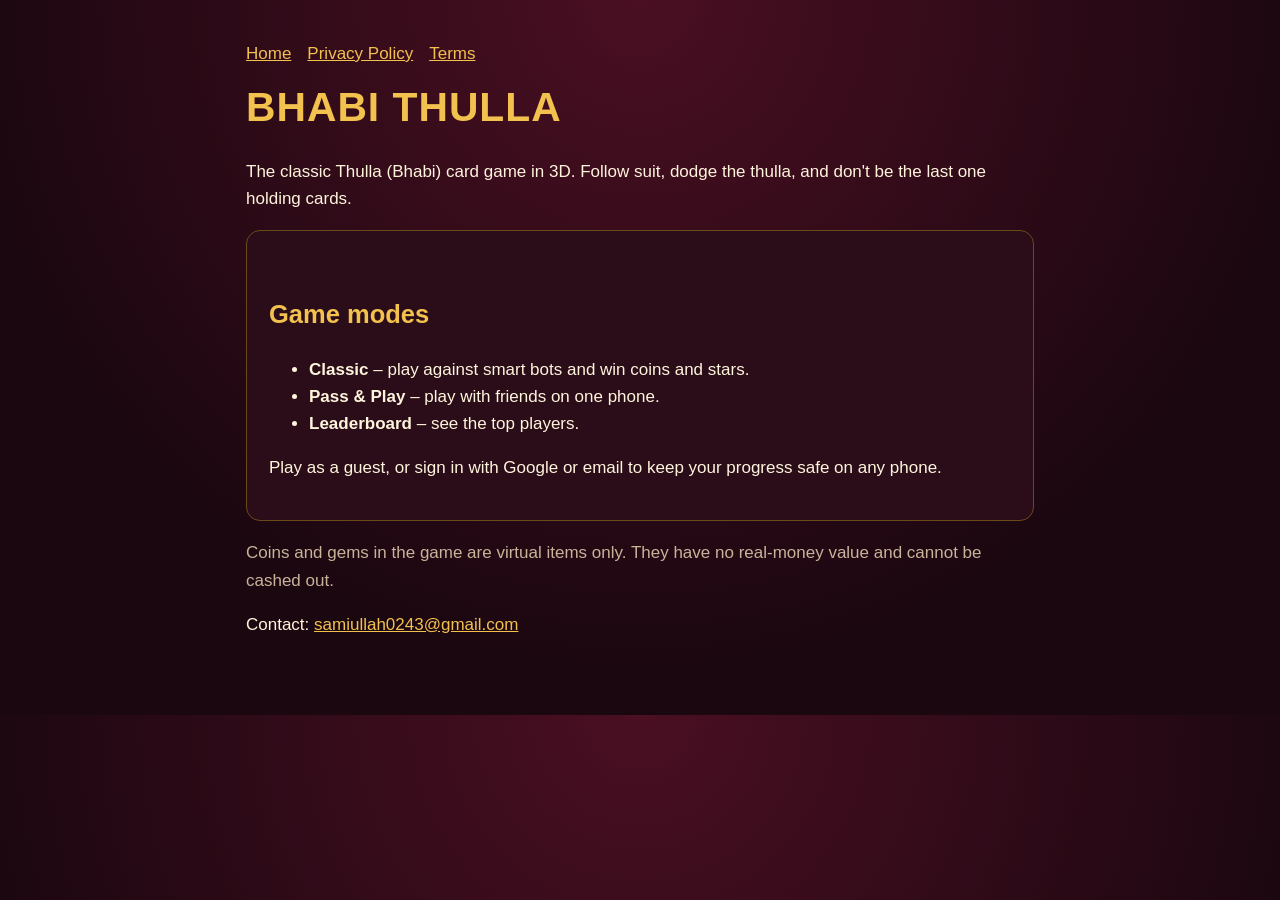
<file: index.html>
<!doctype html><html lang="en"><head><meta charset="utf-8"><meta name="viewport" content="width=device-width,initial-scale=1"><title>Bhabi Thulla</title><link rel="stylesheet" href="style.css"></head>
<body><main>
<nav><a href="./">Home</a><a href="privacy.html">Privacy Policy</a><a href="terms.html">Terms</a></nav>
<h1>BHABI THULLA</h1>
<p>The classic Thulla (Bhabi) card game in 3D. Follow suit, dodge the thulla, and don't be the last one holding cards.</p>
<div class="card">
<h2>Game modes</h2>
<ul><li><b>Classic</b> – play against smart bots and win coins and stars.</li>
<li><b>Pass &amp; Play</b> – play with friends on one phone.</li>
<li><b>Leaderboard</b> – see the top players.</li></ul>
<p>Play as a guest, or sign in with Google or email to keep your progress safe on any phone.</p>
</div>
<p class="muted">Coins and gems in the game are virtual items only. They have no real-money value and cannot be cashed out.</p>
<p>Contact: <a href="mailto:samiullah0243@gmail.com">samiullah0243@gmail.com</a></p>
</main></body></html>
</file>
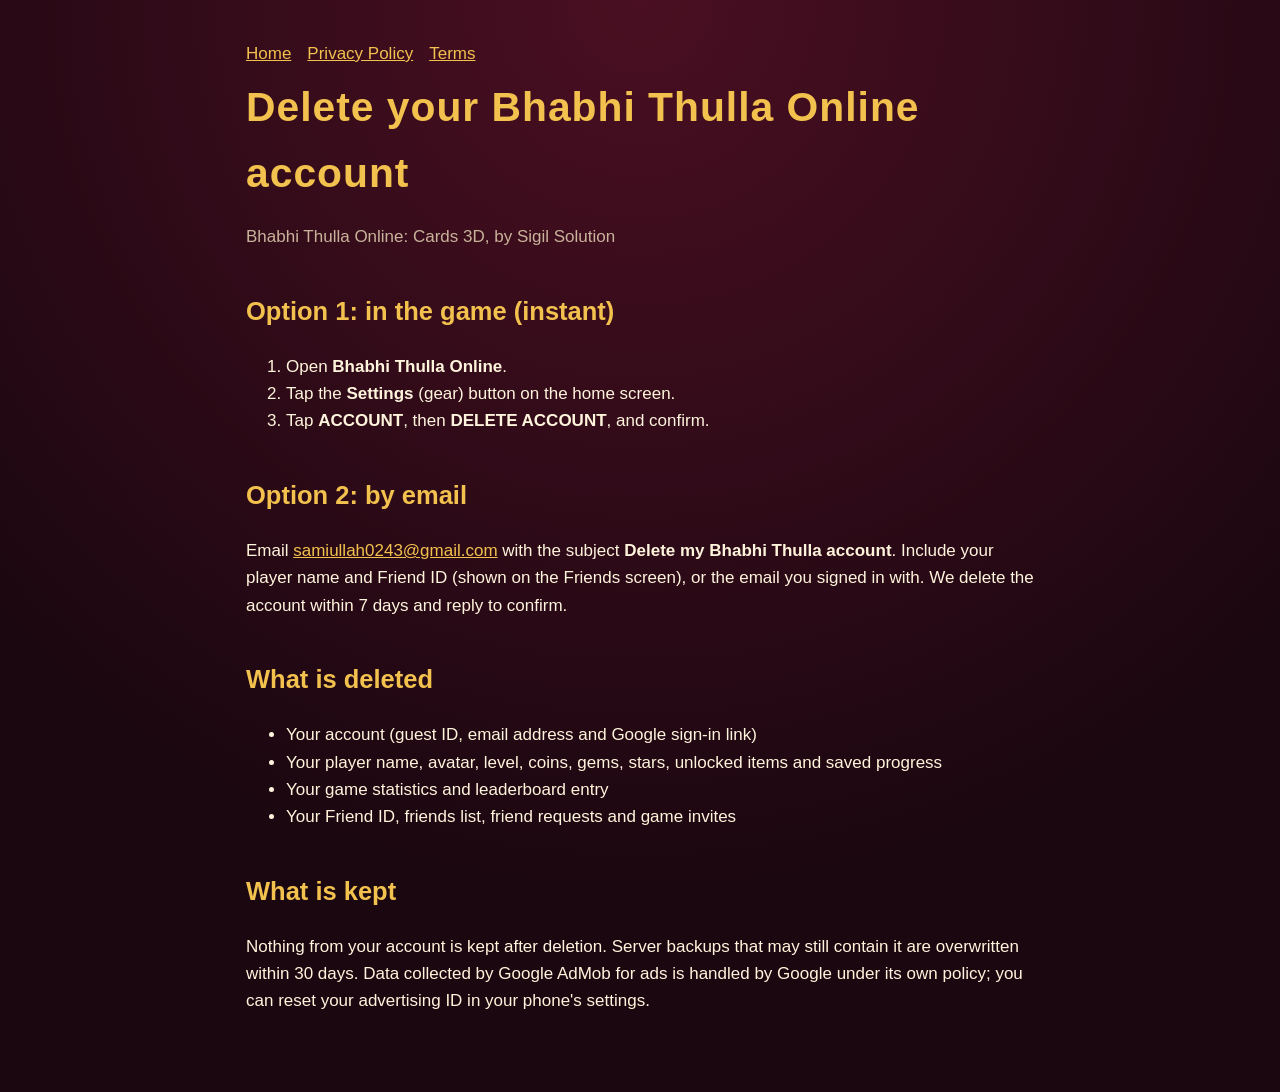
<file: delete-account.html>
<!doctype html><html lang="en"><head><meta charset="utf-8"><meta name="viewport" content="width=device-width,initial-scale=1"><title>Delete your account – Bhabhi Thulla Online</title><link rel="stylesheet" href="style.css"></head>
<body><main>
<nav><a href="./">Home</a><a href="privacy.html">Privacy Policy</a><a href="terms.html">Terms</a></nav>
<h1>Delete your Bhabhi Thulla Online account</h1>
<p class="muted">Bhabhi Thulla Online: Cards 3D, by Sigil Solution</p>

<h2>Option 1: in the game (instant)</h2>
<ol>
<li>Open <b>Bhabhi Thulla Online</b>.</li>
<li>Tap the <b>Settings</b> (gear) button on the home screen.</li>
<li>Tap <b>ACCOUNT</b>, then <b>DELETE ACCOUNT</b>, and confirm.</li>
</ol>

<h2>Option 2: by email</h2>
<p>Email <a href="mailto:samiullah0243@gmail.com?subject=Delete%20my%20Bhabhi%20Thulla%20account">samiullah0243@gmail.com</a> with the subject <b>Delete my Bhabhi Thulla account</b>. Include your player name and Friend ID (shown on the Friends screen), or the email you signed in with. We delete the account within 7 days and reply to confirm.</p>

<h2>What is deleted</h2>
<ul>
<li>Your account (guest ID, email address and Google sign-in link)</li>
<li>Your player name, avatar, level, coins, gems, stars, unlocked items and saved progress</li>
<li>Your game statistics and leaderboard entry</li>
<li>Your Friend ID, friends list, friend requests and game invites</li>
</ul>

<h2>What is kept</h2>
<p>Nothing from your account is kept after deletion. Server backups that may still contain it are overwritten within 30 days. Data collected by Google AdMob for ads is handled by Google under its own policy; you can reset your advertising ID in your phone's settings.</p>
</main></body></html>
</file>
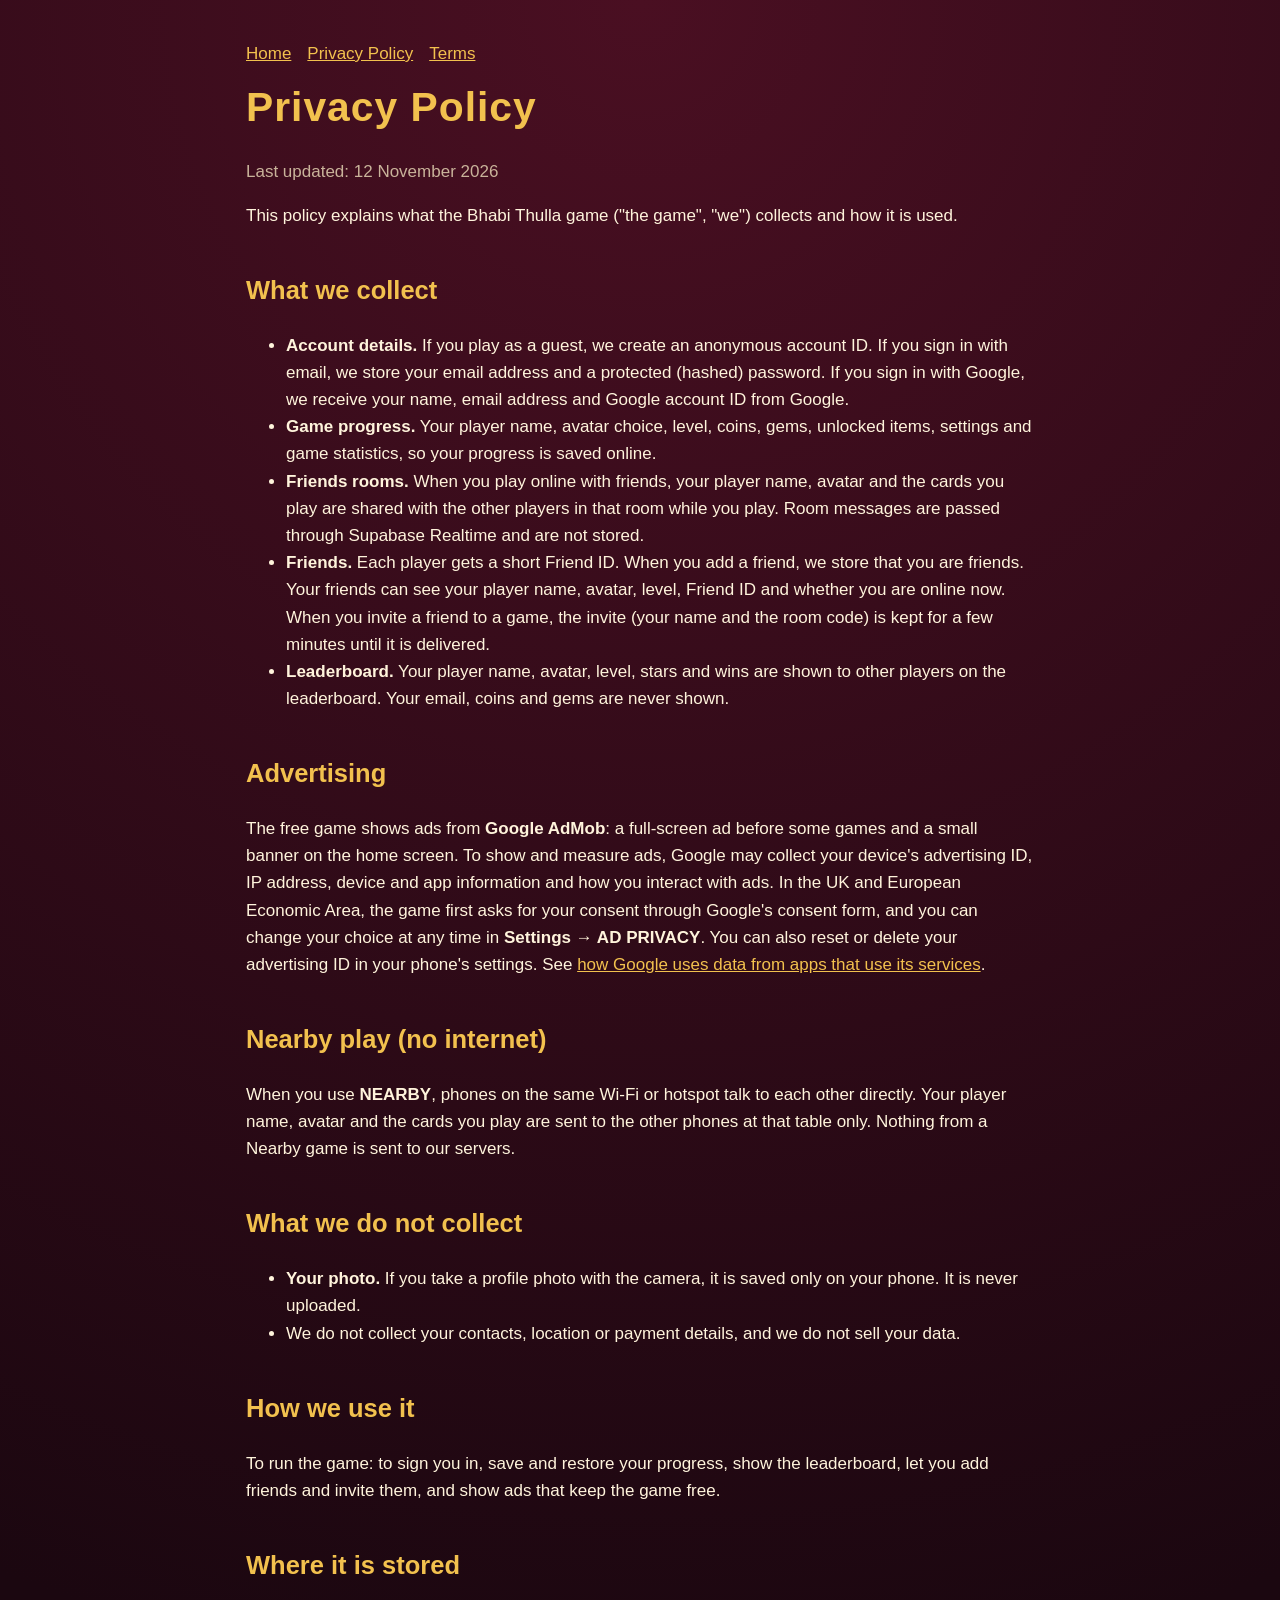
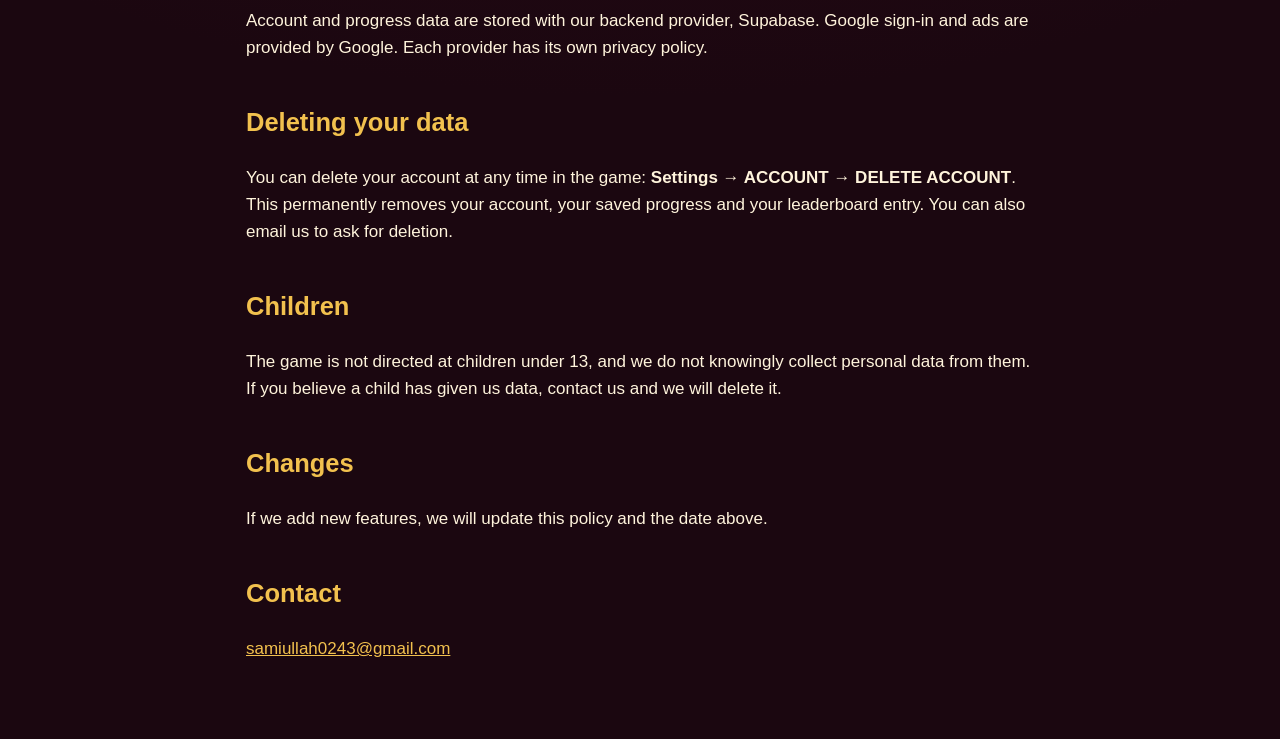
<file: privacy.html>
<!doctype html><html lang="en"><head><meta charset="utf-8"><meta name="viewport" content="width=device-width,initial-scale=1"><title>Privacy Policy – Bhabi Thulla</title><link rel="stylesheet" href="style.css"></head>
<body><main>
<nav><a href="./">Home</a><a href="privacy.html">Privacy Policy</a><a href="terms.html">Terms</a></nav>
<h1>Privacy Policy</h1>
<p class="muted">Last updated: 12 November 2026</p>
<p>This policy explains what the Bhabi Thulla game ("the game", "we") collects and how it is used.</p>

<h2>What we collect</h2>
<ul>
<li><b>Account details.</b> If you play as a guest, we create an anonymous account ID. If you sign in with email, we store your email address and a protected (hashed) password. If you sign in with Google, we receive your name, email address and Google account ID from Google.</li>
<li><b>Game progress.</b> Your player name, avatar choice, level, coins, gems, unlocked items, settings and game statistics, so your progress is saved online.</li>
<li><b>Friends rooms.</b> When you play online with friends, your player name, avatar and the cards you play are shared with the other players in that room while you play. Room messages are passed through Supabase Realtime and are not stored.</li>
<li><b>Friends.</b> Each player gets a short Friend ID. When you add a friend, we store that you are friends. Your friends can see your player name, avatar, level, Friend ID and whether you are online now. When you invite a friend to a game, the invite (your name and the room code) is kept for a few minutes until it is delivered.</li>
<li><b>Leaderboard.</b> Your player name, avatar, level, stars and wins are shown to other players on the leaderboard. Your email, coins and gems are never shown.</li>
</ul>

<h2>Advertising</h2>
<p>The free game shows ads from <b>Google AdMob</b>: a full-screen ad before some games and a small banner on the home screen. To show and measure ads, Google may collect your device's advertising ID, IP address, device and app information and how you interact with ads. In the UK and European Economic Area, the game first asks for your consent through Google's consent form, and you can change your choice at any time in <b>Settings → AD PRIVACY</b>. You can also reset or delete your advertising ID in your phone's settings. See <a href="https://policies.google.com/technologies/partner-sites">how Google uses data from apps that use its services</a>.</p>

<h2>Nearby play (no internet)</h2>
<p>When you use <b>NEARBY</b>, phones on the same Wi-Fi or hotspot talk to each other directly. Your player name, avatar and the cards you play are sent to the other phones at that table only. Nothing from a Nearby game is sent to our servers.</p>

<h2>What we do not collect</h2>
<ul>
<li><b>Your photo.</b> If you take a profile photo with the camera, it is saved only on your phone. It is never uploaded.</li>
<li>We do not collect your contacts, location or payment details, and we do not sell your data.</li>
</ul>

<h2>How we use it</h2>
<p>To run the game: to sign you in, save and restore your progress, show the leaderboard, let you add friends and invite them, and show ads that keep the game free.</p>

<h2>Where it is stored</h2>
<p>Account and progress data are stored with our backend provider, Supabase. Google sign-in and ads are provided by Google. Each provider has its own privacy policy.</p>

<h2>Deleting your data</h2>
<p>You can delete your account at any time in the game: <b>Settings → ACCOUNT → DELETE ACCOUNT</b>. This permanently removes your account, your saved progress and your leaderboard entry. You can also email us to ask for deletion.</p>

<h2>Children</h2>
<p>The game is not directed at children under 13, and we do not knowingly collect personal data from them. If you believe a child has given us data, contact us and we will delete it.</p>

<h2>Changes</h2>
<p>If we add new features, we will update this policy and the date above.</p>

<h2>Contact</h2>
<p><a href="mailto:samiullah0243@gmail.com">samiullah0243@gmail.com</a></p>
</main></body></html>
</file>
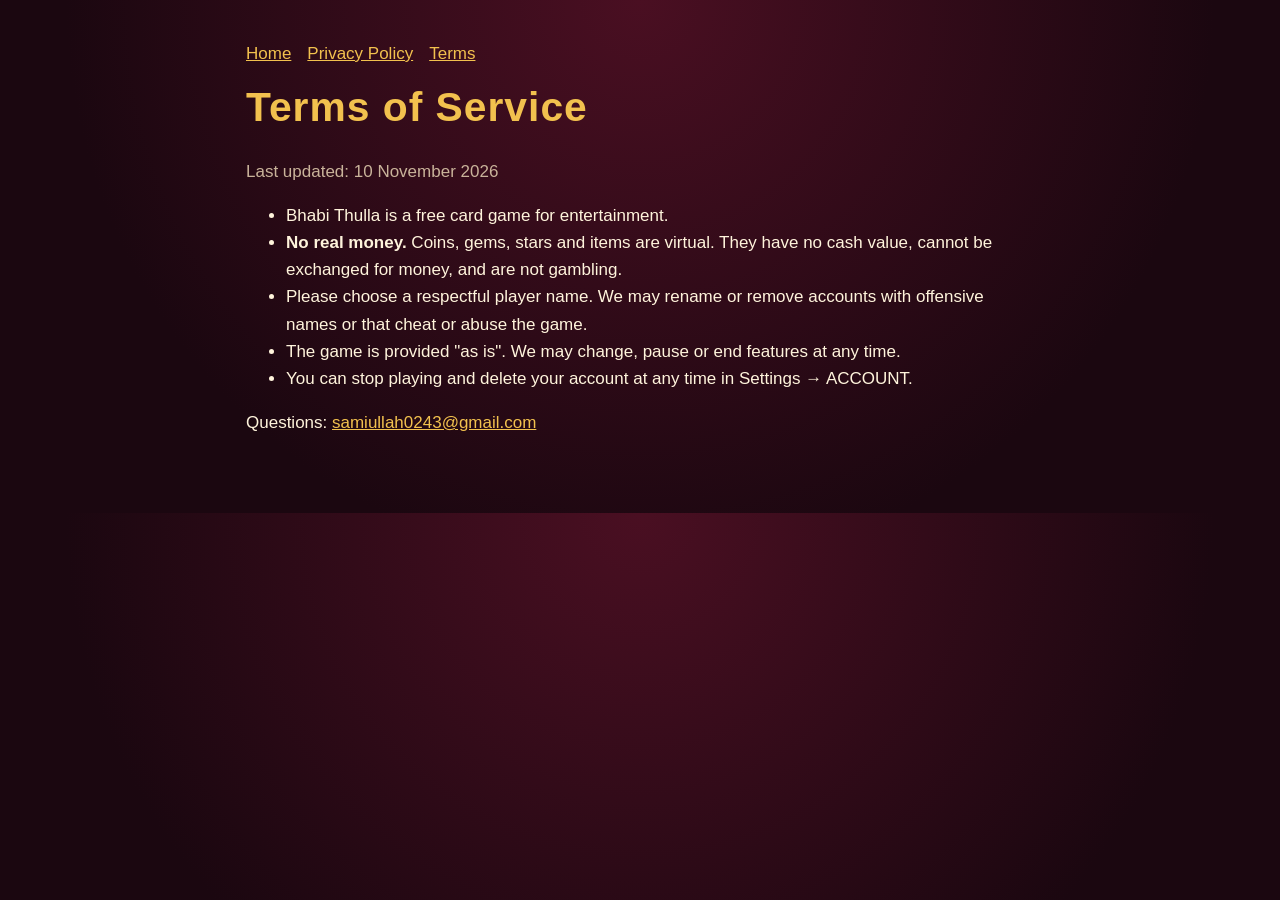
<file: terms.html>
<!doctype html><html lang="en"><head><meta charset="utf-8"><meta name="viewport" content="width=device-width,initial-scale=1"><title>Terms of Service – Bhabi Thulla</title><link rel="stylesheet" href="style.css"></head>
<body><main>
<nav><a href="./">Home</a><a href="privacy.html">Privacy Policy</a><a href="terms.html">Terms</a></nav>
<h1>Terms of Service</h1>
<p class="muted">Last updated: 10 November 2026</p>
<ul>
<li>Bhabi Thulla is a free card game for entertainment.</li>
<li><b>No real money.</b> Coins, gems, stars and items are virtual. They have no cash value, cannot be exchanged for money, and are not gambling.</li>
<li>Please choose a respectful player name. We may rename or remove accounts with offensive names or that cheat or abuse the game.</li>
<li>The game is provided "as is". We may change, pause or end features at any time.</li>
<li>You can stop playing and delete your account at any time in Settings → ACCOUNT.</li>
</ul>
<p>Questions: <a href="mailto:samiullah0243@gmail.com">samiullah0243@gmail.com</a></p>
</main></body></html>
</file>
<file: style.css>
:root{--bg:#1b0710;--panel:#2a0d18;--gold:#f2c14e;--cream:#fff4dc;--muted:#c9b39a}
*{box-sizing:border-box}body{margin:0;background:radial-gradient(circle at 50% 0,#4a0f22,var(--bg) 70%);color:var(--cream);font:17px/1.6 -apple-system,Segoe UI,Roboto,sans-serif}
main{max-width:820px;margin:0 auto;padding:40px 16px 60px}h1{color:var(--gold);font-size:2.4em;margin:.2em 0;letter-spacing:1px}h2{color:var(--gold);margin-top:1.6em}
a{color:var(--gold)}.card{background:var(--panel);border:1px solid #6b4a1a;border-radius:14px;padding:22px;margin:18px 0}nav a{margin-right:16px}small,.muted{color:var(--muted)}
</file>
